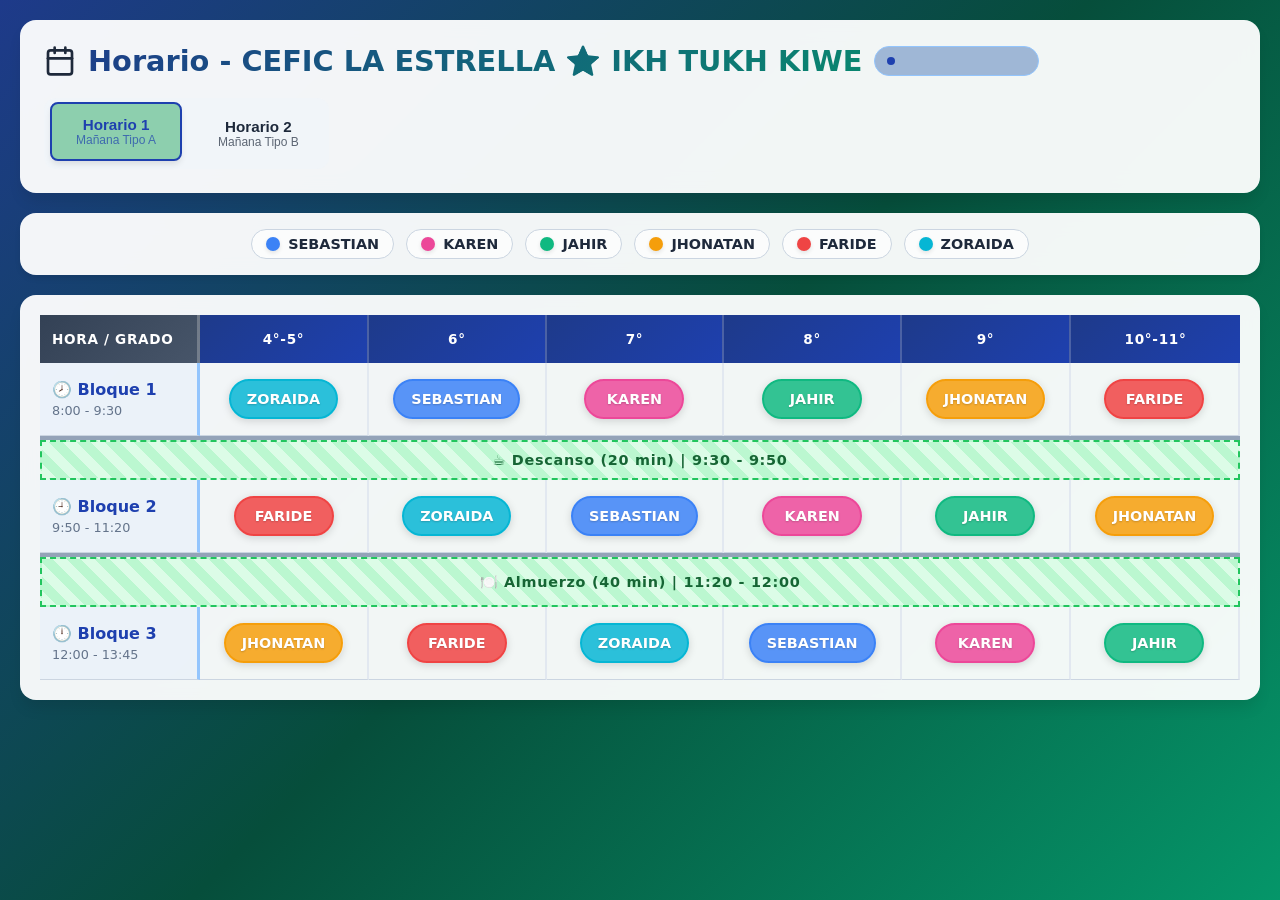
<file: Horario.html>
<!DOCTYPE html>
<html lang="es">
<head>
    <meta charset="UTF-8">
    <meta name="viewport" content="width=device-width, initial-scale=1.0">
    <title>Horario CEFIC ⭐</title>
    <style>
        :root {
            --primary: #1e40af;
            --bg: #f0f9ff;
            --card: rgba(255, 255, 255, 0.95);
            --text: #1e293b;
            --border: #cbd5e1;
            
            /* Colores de docentes */
            --sebastian: rgba(59, 130, 246, 0.85);
            --karen: rgba(236, 72, 153, 0.85);
            --jahir: rgba(16, 185, 129, 0.85);
            --jhonatan: rgba(245, 158, 11, 0.85);
            --faride: rgba(239, 68, 68, 0.85);
            --zoraida: rgba(6, 182, 212, 0.85);
            
            --shadow: 0 4px 6px -1px rgba(0, 0, 0, 0.1);
            --shadow-lg: 0 10px 15px -3px rgba(0, 0, 0, 0.1);
        }

        * {
            margin: 0;
            padding: 0;
            box-sizing: border-box;
        }

        body {
            font-family: 'Segoe UI', system-ui, -apple-system, sans-serif;
            background: linear-gradient(135deg, #1e3a8a 0%, #064e3b 50%, #059669 100%);
            background-attachment: fixed;
            min-height: 100vh;
            color: var(--text);
            padding: 20px;
        }

        .container {
            max-width: 1400px;
            margin: 0 auto;
        }

        /* Header */
        header {
            background: var(--card);
            border-radius: 16px;
            padding: 24px;
            margin-bottom: 20px;
            box-shadow: var(--shadow-lg);
            display: flex;
            flex-wrap: wrap;
            justify-content: space-between;
            align-items: center;
            gap: 20px;
            backdrop-filter: blur(10px);
        }

        h1 {
            font-size: 1.8rem;
            background: linear-gradient(135deg, #1e3a8a 0%, #059669 100%);
            -webkit-background-clip: text;
            -webkit-text-fill-color: transparent;
            display: flex;
            align-items: center;
            gap: 12px;
            flex-wrap: wrap;
        }

        .schedule-selector {
            display: flex;
            gap: 12px;
            background: #f1f5f9;
            padding: 6px;
            border-radius: 12px;
        }

        .btn-schedule {
            padding: 12px 24px;
            border: none;
            border-radius: 8px;
            cursor: pointer;
            font-weight: 600;
            font-size: 0.95rem;
            transition: all 0.3s ease;
            background: transparent;
            color: var(--text);
            position: relative;
            overflow: hidden;
        }

        .btn-schedule.active {
            background: rgb(141, 207, 174);
            color: var(--primary);
            box-shadow: var(--shadow);
            transform: translateY(-2px);
            border: 2px solid var(--primary);
        }

        .btn-schedule:hover:not(.active) {
            background: rgba(255, 255, 255, 0.8);
        }

        .indicator {
            display: inline-flex;
            align-items: center;
            gap: 6px;
            padding: 6px 12px;
            border-radius: 20px;
            font-size: 0.85rem;
            font-weight: 600;
            background: #9fb7d6;
            color: var(--primary);
            border: 1px solid #93c5fd;
        }

        .indicator::before {
            content: '';
            width: 8px;
            height: 8px;
            background: var(--primary);
            border-radius: 50%;
            animation: pulse 2s infinite;
        }

        @keyframes pulse {
            0%, 100% { opacity: 1; }
            50% { opacity: 0.5; }
        }

        /* Leyenda */
        .legend {
            background: var(--card);
            border-radius: 16px;
            padding: 16px;
            margin-bottom: 20px;
            box-shadow: var(--shadow);
            display: flex;
            flex-wrap: wrap;
            gap: 12px;
            justify-content: center;
            backdrop-filter: blur(10px);
        }

        .legend-item {
            display: flex;
            align-items: center;
            gap: 8px;
            padding: 6px 14px;
            border-radius: 20px;
            background: rgba(255, 255, 255, 0.7);
            border: 1px solid var(--border);
            transition: transform 0.2s;
        }

        .legend-item:hover {
            transform: translateY(-2px);
            background: white;
        }

        .color-dot {
            width: 14px;
            height: 14px;
            border-radius: 50%;
            box-shadow: 0 2px 4px rgba(0,0,0,0.1);
        }

        .legend-name {
            font-weight: 600;
            font-size: 0.9rem;
        }

        /* Tabla de Horarios */
        .schedule-container {
            background: var(--card);
            border-radius: 16px;
            padding: 20px;
            box-shadow: var(--shadow-lg);
            overflow-x: auto;
            position: relative;
            backdrop-filter: blur(10px);
        }

        table {
            width: 100%;
            border-collapse: separate;
            border-spacing: 0;
            min-width: 900px;
        }

        thead th {
            position: sticky;
            top: 0;
            background: linear-gradient(135deg, #1e3a8a 0%, #1e40af 100%);
            z-index: 10;
            padding: 16px 12px;
            font-weight: 700;
            text-transform: uppercase;
            font-size: 0.85rem;
            letter-spacing: 0.05em;
            color: white;
            border-right: 2px solid rgba(255,255,255,0.2);
        }

        thead th:last-child {
            border-right: none;
        }

        .grade-header {
            text-align: center;
            min-width: 120px;
        }

        .time-header {
            background: linear-gradient(135deg, #334155 0%, #475569 100%);
            text-align: left;
            width: 160px;
            border-right: 3px solid rgba(255,255,255,0.3);
        }

        tbody tr {
            transition: all 0.3s ease;
        }

        tbody tr.class-row:hover {
            background: rgba(241, 245, 249, 0.8);
        }

        td {
            padding: 16px 12px;
            border-bottom: 1px solid var(--border);
            border-right: 2px solid #e2e8f0;
            position: relative;
        }

        td:last-child {
            border-right: none;
        }

        .time-cell {
            font-weight: 700;
            color: #1e40af;
            vertical-align: middle;
            background: rgba(219, 234, 254, 0.3);
            border-right: 3px solid #93c5fd;
        }

        .time-range {
            display: block;
            font-size: 0.8rem;
            color: #64748b;
            margin-top: 4px;
            font-weight: 500;
        }

        .break-row td {
            height: 40px;
            padding: 8px;
            background: repeating-linear-gradient(
                45deg,
                #dcfce7,
                #dcfce7 10px,
                #bbf7d0 10px,
                #bbf7d0 20px
            );
            text-align: center;
            font-weight: 700;
            color: #166534;
            font-size: 0.9rem;
            letter-spacing: 0.05em;
            border: 2px dashed #22c55e;
        }

        .lunch-row td {
            height: 50px;
            padding: 10px;
            background: repeating-linear-gradient(
                45deg,
                #dcfce7,
                #dcfce7 10px,
                #bbf7d0 10px,
                #bbf7d0 20px
            );
            text-align: center;
            font-weight: 700;
            color: #166534;
            font-size: 0.9rem;
            letter-spacing: 0.05em;
            border: 2px dashed #22c55e;
        }

        .teacher-cell {
            display: flex;
            justify-content: center;
            align-items: center;
        }

        .teacher-tag {
            padding: 10px 16px;
            border-radius: 20px;
            font-weight: 700;
            font-size: 0.9rem;
            color: white;
            text-shadow: 0 1px 2px rgba(0,0,0,0.2);
            box-shadow: 0 2px 8px rgba(0,0,0,0.15);
            transition: all 0.3s ease;
            animation: fadeIn 0.5s ease;
            display: inline-block;
            text-align: center;
            min-width: 100px;
            border: 2px solid rgba(255,255,255,0.3);
            backdrop-filter: blur(4px);
        }

        @keyframes fadeIn {
            from { opacity: 0; transform: translateY(10px) scale(0.9); }
            to { opacity: 1; transform: translateY(0) scale(1); }
        }

        .teacher-tag:hover {
            transform: scale(1.08);
            box-shadow: 0 4px 12px rgba(0,0,0,0.2);
            filter: brightness(1.1);
        }

        /* Separadores entre bloques */
        .separator-row td {
            height: 4px;
            background: #94a3b8;
            padding: 0;
            border: none;
        }

        /* Animación de transición */
        .fade-transition {
            animation: fadeSchedule 0.6s ease;
        }

        @keyframes fadeSchedule {
            0% { opacity: 0; transform: translateY(20px); }
            100% { opacity: 1; transform: translateY(0); }
        }

        @media (max-width: 768px) {
            h1 { font-size: 1.2rem; }
            .schedule-selector { width: 100%; justify-content: center; }
            .btn-schedule { flex: 1; text-align: center; padding: 10px 8px; font-size: 0.85rem; }
            .legend { gap: 8px; padding: 12px; }
            .legend-item { padding: 4px 10px; font-size: 0.8rem; }
            .schedule-container { padding: 12px; }
            td { padding: 10px 6px; }
            .teacher-tag { font-size: 0.75rem; padding: 8px 10px; min-width: 80px; }
            .info-badge { display: none; } /* Ocultar en móviles muy pequeños */
        }

        @media (max-width: 1024px) {
            .info-badge { top: auto; bottom: 20px; right: 20px; }
        }
    </style>
</head>
<body>
    <div class="container">
        <header>
            <div>
                <h1>
                    <svg width="32" height="32" viewBox="0 0 24 24" fill="none" stroke="currentColor" stroke-width="2" stroke-linecap="round" stroke-linejoin="round">
                        <rect x="3" y="4" width="18" height="18" rx="2" ry="2"></rect>
                        <line x1="16" y1="2" x2="16" y2="6"></line>
                        <line x1="8" y1="2" x2="8" y2="6"></line>
                        <line x1="3" y1="10" x2="21" y2="10"></line>
                    </svg>
                    Horario - CEFIC LA ESTRELLA ⭐ IKH TUKH KIWE 
                    <span class="indicator" id="activeIndicator">Horario 1 Activo</span>
                </h1>
            </div>
            
            <div class="schedule-selector">
                <button class="btn-schedule active" onclick="switchSchedule(1)" id="btn1">
                    Horario 1
                    <span style="display: block; font-size: 0.75rem; opacity: 0.7; font-weight: 400;">Mañana Tipo A</span>
                </button>
                <button class="btn-schedule" onclick="switchSchedule(2)" id="btn2">
                    Horario 2
                    <span style="display: block; font-size: 0.75rem; opacity: 0.7; font-weight: 400;">Mañana Tipo B</span>
                </button>
            </div>
        </header>

        <div class="legend" id="legend">
            <!-- Generado dinámicamente -->
        </div>

        <div class="schedule-container" id="scheduleContainer">
            <table id="scheduleTable">
                <thead>
                    <tr>
                        <th class="time-header">Hora / Grado</th>
                        <th class="grade-header">4°-5°</th>
                        <th class="grade-header">6°</th>
                        <th class="grade-header">7°</th>
                        <th class="grade-header">8°</th>
                        <th class="grade-header">9°</th>
                        <th class="grade-header">10°-11°</th>
                    </tr>
                </thead>
                <tbody id="tableBody">
                    <!-- Generado dinámicamente -->
                </tbody>
            </table>
        </div>
    </div>

    <script>
        // Datos exactos según el documento
        const teachers = [
            { name: 'SEBASTIAN', color: 'rgba(59, 130, 246, 0.85)', solid: '#3b82f6' },
            { name: 'KAREN', color: 'rgba(236, 72, 153, 0.85)', solid: '#ec4899' },
            { name: 'JAHIR', color: 'rgba(16, 185, 129, 0.85)', solid: '#10b981' },
            { name: 'JHONATAN', color: 'rgba(245, 158, 11, 0.85)', solid: '#f59e0b' },
            { name: 'FARIDE', color: 'rgba(239, 68, 68, 0.85)', solid: '#ef4444' },
            { name: 'ZORAIDA', color: 'rgba(6, 182, 212, 0.85)', solid: '#06b6d4' }
        ];

        const grades = ['4°-5°', '6°', '7°', '8°', '9°', '10°-11°'];
        
        // Datos exactos del documento PDF
        const scheduleData = {
            1: [
                { 
                    type: 'class', 
                    label: '🕗 Bloque 1', 
                    time: '8:00 - 9:30',
                    teachers: ['ZORAIDA', 'SEBASTIAN', 'KAREN', 'JAHIR', 'JHONATAN', 'FARIDE']
                },
                { type: 'break', label: '☕ Descanso (20 min)', time: '9:30 - 9:50' },
                { 
                    type: 'class', 
                    label: '🕘 Bloque 2', 
                    time: '9:50 - 11:20',
                    teachers: ['FARIDE', 'ZORAIDA', 'SEBASTIAN', 'KAREN', 'JAHIR', 'JHONATAN']
                },
                { type: 'lunch', label: '🍽️ Almuerzo (40 min)', time: '11:20 - 12:00' },
                { 
                    type: 'class', 
                    label: '🕛 Bloque 3', 
                    time: '12:00 - 13:45',
                    teachers: ['JHONATAN', 'FARIDE', 'ZORAIDA', 'SEBASTIAN', 'KAREN', 'JAHIR']
                }
            ],
            2: [
                { 
                    type: 'class', 
                    label: '🕗 Bloque 1', 
                    time: '8:00 - 9:30',
                    teachers: ['JAHIR', 'JHONATAN', 'FARIDE', 'ZORAIDA', 'SEBASTIAN', 'KAREN']
                },
                { type: 'break', label: '☕ Descanso (20 min)', time: '9:30 - 9:50' },
                { 
                    type: 'class', 
                    label: '🕘 Bloque 2', 
                    time: '9:50 - 11:20',
                    teachers: ['KAREN', 'JAHIR', 'JHONATAN', 'FARIDE', 'ZORAIDA', 'SEBASTIAN']
                },
                { type: 'lunch', label: '🍽️ Almuerzo (40 min)', time: '11:20 - 12:00' },
                { 
                    type: 'class', 
                    label: '🕛 Bloque 3', 
                    time: '12:00 - 13:45',
                    teachers: ['SEBASTIAN', 'KAREN', 'JAHIR', 'JHONATAN', 'FARIDE', 'ZORAIDA']
                }
            ]
        };

        let currentSchedule = 1;

        // Generar leyenda
        function generateLegend() {
            const legendContainer = document.getElementById('legend');
            legendContainer.innerHTML = teachers.map(teacher => `
                <div class="legend-item">
                    <div class="color-dot" style="background: ${teacher.solid}"></div>
                    <span class="legend-name">${teacher.name}</span>
                </div>
            `).join('');
        }

        // Buscar datos del profesor
        function getTeacherData(name) {
            return teachers.find(t => t.name === name) || teachers[0];
        }

        // Renderizar tabla según datos exactos
        function renderSchedule(scheduleType) {
            const tbody = document.getElementById('tableBody');
            const data = scheduleData[scheduleType];
            
            tbody.innerHTML = '';
            tbody.classList.remove('fade-transition');
            void tbody.offsetWidth; // Trigger reflow
            tbody.classList.add('fade-transition');
            
            data.forEach((row, rowIndex) => {
                const tr = document.createElement('tr');
                
                if (row.type === 'break') {
                    tr.className = 'break-row';
                    tr.innerHTML = `
                        <td colspan="7">
                            <strong>${row.label}</strong> | ${row.time}
                        </td>
                    `;
                } else if (row.type === 'lunch') {
                    tr.className = 'lunch-row';
                    tr.innerHTML = `
                        <td colspan="7">
                            <strong>${row.label}</strong> | ${row.time}
                        </td>
                    `;
                } else {
                    tr.className = 'class-row';
                    const teacherCells = row.teachers.map((teacherName, idx) => {
                        const teacher = getTeacherData(teacherName);
                        return `
                            <td style="border-right: 2px solid #e2e8f0;">
                                <div class="teacher-cell">
                                    <span class="teacher-tag" style="background: ${teacher.color}; animation-delay: ${idx * 0.1}s; border: 2px solid ${teacher.solid};">
                                        ${teacher.name}
                                    </span>
                                </div>
                            </td>
                        `;
                    }).join('');
                    
                    tr.innerHTML = `
                        <td class="time-cell" style="border-right: 3px solid #93c5fd;">
                            ${row.label}
                            <span class="time-range">${row.time}</span>
                        </td>
                        ${teacherCells}
                    `;
                }
                
                tbody.appendChild(tr);
                
                // Agregar separador sutil después de filas de clase (excepto la última)
                if (row.type === 'class' && rowIndex < data.length - 1) {
                    const sepTr = document.createElement('tr');
                    sepTr.className = 'separator-row';
                    sepTr.innerHTML = '<td colspan="7" style="border: none;"></td>';
                    tbody.appendChild(sepTr);
                }
            });
        }

        // Cambiar entre horarios
        function switchSchedule(type) {
            if (currentSchedule === type) return;
            
            currentSchedule = type;
            
            // Actualizar botones
            document.getElementById('btn1').classList.toggle('active', type === 1);
            document.getElementById('btn2').classList.toggle('active', type === 2);
            
            // Actualizar indicador
            const indicator = document.getElementById('activeIndicator');
            indicator.textContent = `Horario ${type} Activo`;
            
            // Renderizar
            renderSchedule(type);
            
            // Guardar preferencia
            localStorage.setItem('preferredSchedule', type);
        }

        // Inicialización
        window.onload = function() {
            generateLegend();
            
            // Cargar preferencia guardada
            const saved = localStorage.getItem('preferredSchedule');
            if (saved) {
                currentSchedule = parseInt(saved);
                // Actualizar UI
                document.getElementById('btn1').classList.toggle('active', currentSchedule === 1);
                document.getElementById('btn2').classList.toggle('active', currentSchedule === 2);
                document.getElementById('activeIndicator').textContent = `Horario ${currentSchedule} Activo`;
            }
            
            renderSchedule(currentSchedule);
        };

        // Soporte para swipe en móviles
        let touchStartX = 0;
        let touchEndX = 0;

        document.addEventListener('touchstart', e => {
            touchStartX = e.changedTouches[0].screenX;
        });

        document.addEventListener('touchend', e => {
            touchEndX = e.changedTouches[0].screenX;
            handleSwipe();
        });

        function handleSwipe() {
            const swipeThreshold = 50;
            const diff = touchStartX - touchEndX;
            
            if (Math.abs(diff) > swipeThreshold) {
                if (diff > 0 && currentSchedule === 1) {
                    switchSchedule(2);
                } else if (diff < 0 && currentSchedule === 2) {
                    switchSchedule(1);
                }
            }
        }
    </script>
</body>
</html>
</file>
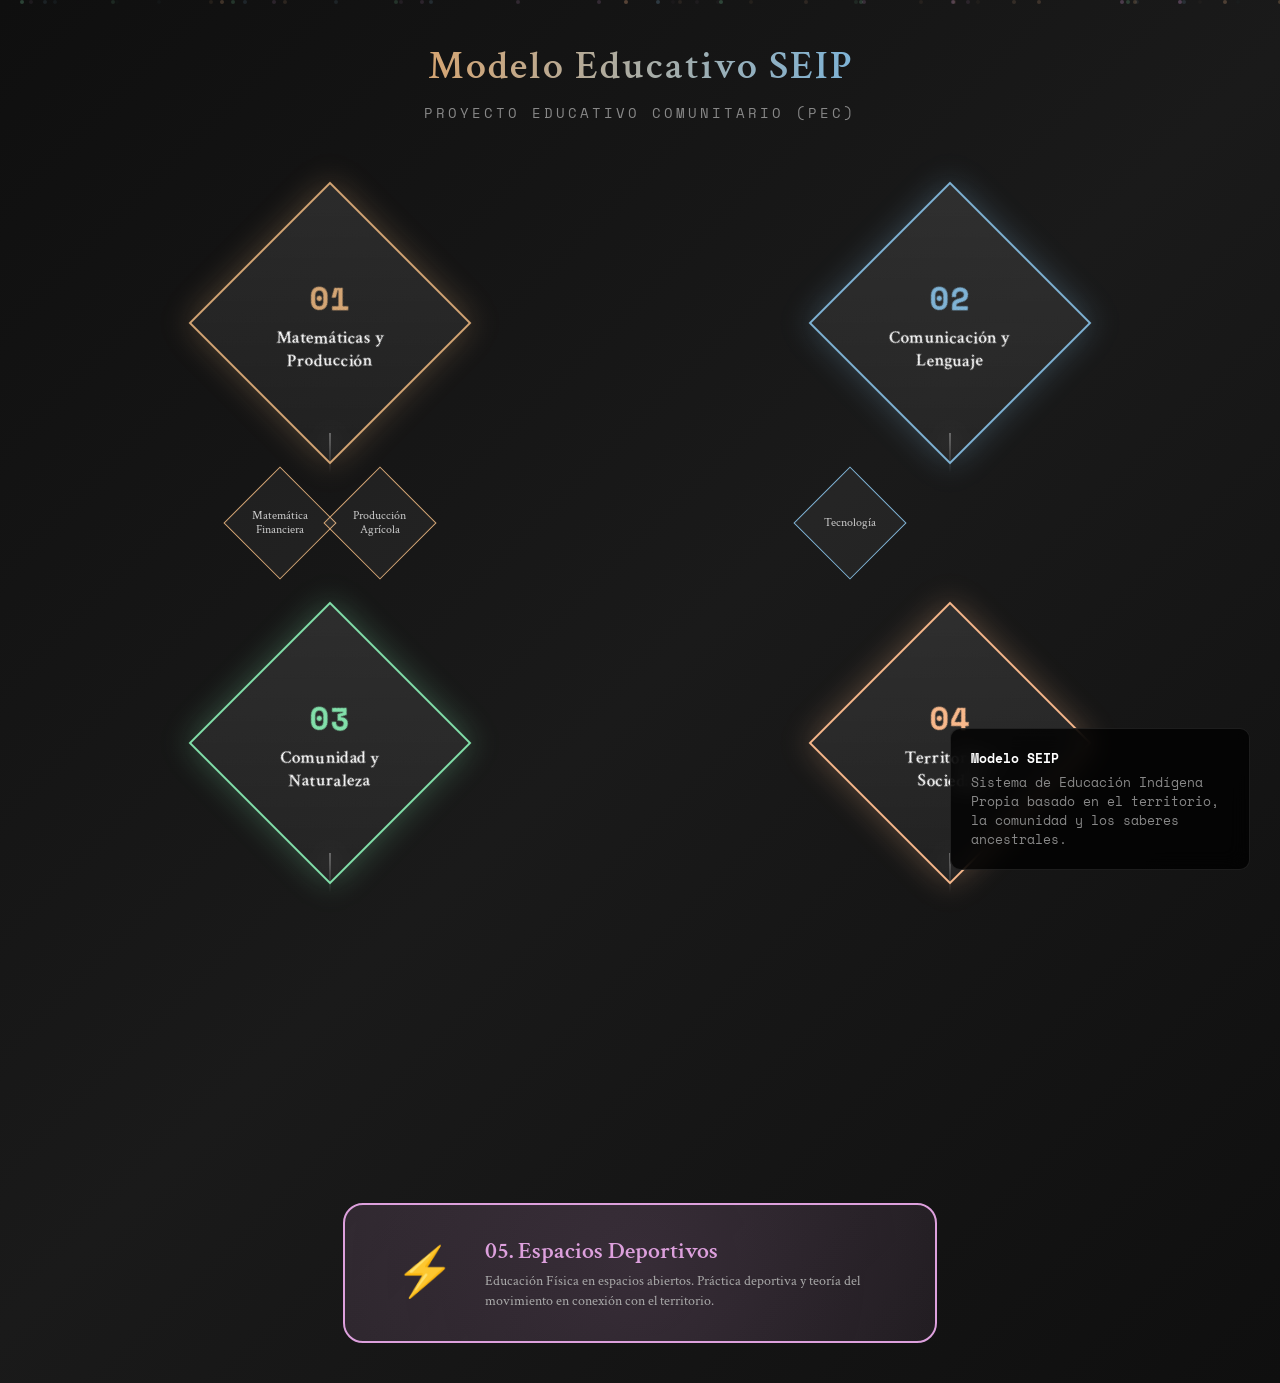
<file: Rombos.html>
<!DOCTYPE html>
<html lang="es">
<head>
    <meta charset="UTF-8">
    <meta name="viewport" content="width=device-width, initial-scale=1.0">
    <title>Modelo Educativo SEIP - Estructura de Saberes</title>
    <style>
        @import url('https://fonts.googleapis.com/css2?family=Crimson+Text:ital,wght@0,400;0,600;1,400&family=Space+Mono:wght@400;700&display=swap');
        
        * {
            margin: 0;
            padding: 0;
            box-sizing: border-box;
        }

        :root {
            --color-mat: #D4A574;
            --color-com: #7FB3D5;
            --color-bio: #82E0AA;
            --color-soc: #F8B88B;
            --color-dep: #DDA0DD;
            --bg-dark: #1a1a1a;
            --text-light: #f5f5f5;
        }

        body {
            font-family: 'Crimson Text', serif;
            background: linear-gradient(135deg, #0f0f0f 0%, #1a1a1a 50%, #0f0f0f 100%);
            min-height: 100vh;
            overflow-x: hidden;
            color: var(--text-light);
        }

        .container {
            max-width: 1400px;
            margin: 0 auto;
            padding: 40px 20px;
            position: relative;
        }

        header {
            text-align: center;
            margin-bottom: 60px;
            position: relative;
        }

        h1 {
            font-size: 2.5rem;
            font-weight: 600;
            letter-spacing: 2px;
            margin-bottom: 10px;
            background: linear-gradient(90deg, #fff, #D4A574, #7FB3D5, #82E0AA);
            -webkit-background-clip: text;
            -webkit-text-fill-color: transparent;
            background-clip: text;
        }

        .subtitle {
            font-family: 'Space Mono', monospace;
            font-size: 0.9rem;
            color: #888;
            letter-spacing: 3px;
            text-transform: uppercase;
        }

        .main-structure {
            display: grid;
            grid-template-columns: repeat(2, 1fr);
            gap: 80px;
            position: relative;
            padding: 40px;
        }

        .area-container {
            position: relative;
            display: flex;
            flex-direction: column;
            align-items: center;
            opacity: 0;
            animation: fadeInUp 1s ease forwards;
        }

        .area-container:nth-child(1) { animation-delay: 0.2s; }
        .area-container:nth-child(2) { animation-delay: 0.4s; }
        .area-container:nth-child(3) { animation-delay: 0.6s; }
        .area-container:nth-child(4) { animation-delay: 0.8s; }

        .main-diamond {
            width: 200px;
            height: 200px;
            background: linear-gradient(135deg, rgba(255,255,255,0.1), rgba(255,255,255,0.05));
            backdrop-filter: blur(10px);
            border: 2px solid;
            transform: rotate(45deg);
            display: flex;
            align-items: center;
            justify-content: center;
            position: relative;
            cursor: pointer;
            transition: all 0.4s cubic-bezier(0.4, 0, 0.2, 1);
            box-shadow: 0 10px 40px rgba(0,0,0,0.3);
            z-index: 10;
        }

        .main-diamond:hover {
            transform: rotate(45deg) scale(1.1);
            box-shadow: 0 20px 60px rgba(0,0,0,0.5);
        }

        .area-container:nth-child(1) .main-diamond {
            border-color: var(--color-mat);
            box-shadow: 0 0 30px rgba(212, 165, 116, 0.3);
        }

        .area-container:nth-child(2) .main-diamond {
            border-color: var(--color-com);
            box-shadow: 0 0 30px rgba(127, 179, 213, 0.3);
        }

        .area-container:nth-child(3) .main-diamond {
            border-color: var(--color-bio);
            box-shadow: 0 0 30px rgba(130, 224, 170, 0.3);
        }

        .area-container:nth-child(4) .main-diamond {
            border-color: var(--color-soc);
            box-shadow: 0 0 30px rgba(248, 184, 139, 0.3);
        }

        .diamond-content {
            transform: rotate(-45deg);
            text-align: center;
            padding: 20px;
            width: 140%;
        }

        .diamond-number {
            font-family: 'Space Mono', monospace;
            font-size: 2rem;
            font-weight: 700;
            margin-bottom: 5px;
        }

        .area-container:nth-child(1) .diamond-number { color: var(--color-mat); }
        .area-container:nth-child(2) .diamond-number { color: var(--color-com); }
        .area-container:nth-child(3) .diamond-number { color: var(--color-bio); }
        .area-container:nth-child(4) .diamond-number { color: var(--color-soc); }

        .diamond-title {
            font-size: 1.1rem;
            font-weight: 600;
            line-height: 1.3;
            color: #fff;
        }

        .sub-areas {
            margin-top: 60px;
            display: flex;
            flex-wrap: wrap;
            justify-content: center;
            gap: 20px;
            position: relative;
            max-width: 300px;
        }

        .sub-diamond {
            width: 80px;
            height: 80px;
            background: rgba(255,255,255,0.05);
            border: 1px solid;
            transform: rotate(45deg);
            display: flex;
            align-items: center;
            justify-content: center;
            cursor: pointer;
            transition: all 0.3s ease;
            position: relative;
            animation: float 3s ease-in-out infinite;
        }

        .sub-diamond:nth-child(1) { animation-delay: 0s; }
        .sub-diamond:nth-child(2) { animation-delay: 0.5s; }
        .sub-diamond:nth-child(3) { animation-delay: 1s; }
        .sub-diamond:nth-child(4) { animation-delay: 1.5s; }

        @keyframes float {
            0%, 100% { transform: rotate(45deg) translateY(0); }
            50% { transform: rotate(45deg) translateY(-5px); }
        }

        .area-container:nth-child(1) .sub-diamond {
            border-color: var(--color-mat);
        }
        .area-container:nth-child(1) .sub-diamond:hover {
            background: var(--color-mat);
            box-shadow: 0 0 20px var(--color-mat);
        }

        .area-container:nth-child(2) .sub-diamond {
            border-color: var(--color-com);
        }
        .area-container:nth-child(2) .sub-diamond:hover {
            background: var(--color-com);
            box-shadow: 0 0 20px var(--color-com);
        }

        .area-container:nth-child(3) .sub-diamond {
            border-color: var(--color-bio);
        }
        .area-container:nth-child(3) .sub-diamond:hover {
            background: var(--color-bio);
            box-shadow: 0 0 20px var(--color-bio);
        }

        .area-container:nth-child(4) .sub-diamond {
            border-color: var(--color-soc);
        }
        .area-container:nth-child(4) .sub-diamond:hover {
            background: var(--color-soc);
            box-shadow: 0 0 20px var(--color-soc);
        }

        .sub-content {
            transform: rotate(-45deg);
            font-size: 0.75rem;
            text-align: center;
            width: 120%;
            line-height: 1.2;
            color: #ccc;
            transition: color 0.3s;
        }

        .sub-diamond:hover .sub-content {
            color: #000;
            font-weight: 600;
        }

        .connector {
            position: absolute;
            width: 2px;
            height: 40px;
            background: linear-gradient(to bottom, rgba(255,255,255,0.3), transparent);
            top: -50px;
            left: 50%;
            transform: translateX(-50%);
        }

        .sports-section {
            margin-top: 80px;
            text-align: center;
            opacity: 0;
            animation: fadeInUp 1s ease 1s forwards;
        }

        .sports-container {
            display: inline-flex;
            align-items: center;
            gap: 30px;
            padding: 30px 50px;
            background: linear-gradient(135deg, rgba(221, 160, 221, 0.1), rgba(221, 160, 221, 0.05));
            border: 2px solid var(--color-dep);
            border-radius: 20px;
            position: relative;
            overflow: hidden;
        }

        .sports-container::before {
            content: '';
            position: absolute;
            top: -50%;
            left: -50%;
            width: 200%;
            height: 200%;
            background: radial-gradient(circle, rgba(221, 160, 221, 0.1) 0%, transparent 70%);
            animation: rotate 20s linear infinite;
        }

        @keyframes rotate {
            from { transform: rotate(0deg); }
            to { transform: rotate(360deg); }
        }

        .sports-icon {
            font-size: 3rem;
            animation: bounce 2s infinite;
        }

        @keyframes bounce {
            0%, 100% { transform: translateY(0); }
            50% { transform: translateY(-10px); }
        }

        .sports-text {
            text-align: left;
            z-index: 1;
        }

        .sports-title {
            font-size: 1.5rem;
            color: var(--color-dep);
            margin-bottom: 5px;
            font-weight: 600;
        }

        .sports-desc {
            font-size: 0.9rem;
            color: #aaa;
            max-width: 400px;
            line-height: 1.4;
        }

        .particles {
            position: fixed;
            top: 0;
            left: 0;
            width: 100%;
            height: 100%;
            pointer-events: none;
            overflow: hidden;
            z-index: 0;
        }

        .particle {
            position: absolute;
            width: 4px;
            height: 4px;
            background: rgba(255,255,255,0.1);
            border-radius: 50%;
            animation: drift 20s infinite linear;
        }

        @keyframes drift {
            from { transform: translateY(100vh) translateX(0); }
            to { transform: translateY(-100vh) translateX(100px); }
        }

        @keyframes fadeInUp {
            from {
                opacity: 0;
                transform: translateY(30px);
            }
            to {
                opacity: 1;
                transform: translateY(0);
            }
        }

        .info-panel {
            position: fixed;
            bottom: 30px;
            right: 30px;
            background: rgba(0,0,0,0.8);
            backdrop-filter: blur(10px);
            padding: 20px;
            border-radius: 10px;
            border: 1px solid rgba(255,255,255,0.1);
            max-width: 300px;
            font-family: 'Space Mono', monospace;
            font-size: 0.8rem;
            color: #888;
            z-index: 100;
        }

        .info-panel strong {
            color: #fff;
            display: block;
            margin-bottom: 5px;
        }

        @media (max-width: 968px) {
            .main-structure {
                grid-template-columns: 1fr;
                gap: 60px;
            }
            
            h1 {
                font-size: 1.8rem;
            }
            
            .main-diamond {
                width: 160px;
                height: 160px;
            }
            
            .diamond-content {
                width: 130%;
            }
        }

        .glow-effect {
            position: absolute;
            width: 100%;
            height: 100%;
            background: radial-gradient(circle at center, rgba(255,255,255,0.1) 0%, transparent 70%);
            opacity: 0;
            transition: opacity 0.3s;
            pointer-events: none;
        }

        .main-diamond:hover .glow-effect {
            opacity: 1;
        }
    </style>
</head>
<body>
    <div class="particles" id="particles"></div>
    
    <div class="container">
        <header>
            <h1>Modelo Educativo SEIP</h1>
            <div class="subtitle">Proyecto Educativo Comunitario (PEC)</div>
        </header>

        <div class="main-structure">
            <!-- Área 1: Matemáticas y Producción -->
            <div class="area-container">
                <div class="main-diamond" onclick="highlightArea(this)">
                    <div class="glow-effect"></div>
                    <div class="diamond-content">
                        <div class="diamond-number">01</div>
                        <div class="diamond-title">Matemáticas y<br>Producción</div>
                    </div>
                </div>
                <div class="sub-areas">
                    <div class="connector"></div>
                    <div class="sub-diamond">
                        <div class="sub-content">Matemática<br>Financiera</div>
                    </div>
                    <div class="sub-diamond">
                        <div class="sub-content">Producción<br>Agrícola</div>
                    </div>
                </div>
            </div>

            <!-- Área 2: Comunicación y Lenguaje -->
            <div class="area-container">
                <div class="main-diamond" onclick="highlightArea(this)">
                    <div class="glow-effect"></div>
                    <div class="diamond-content">
                        <div class="diamond-number">02</div>
                        <div class="diamond-title">Comunicación y<br>Lenguaje</div>
                    </div>
                </div>
                <div class="sub-areas">
                    <div class="connector"></div>
                    <div class="sub-diamond">
                        <div class="sub-content">Tecnología</div>
                    </div>
                    <div class="sub-diamond">
                        <div class="sub-content">Inglés</div>
                    </div>
                    <div class="sub-diamond">
                        <div class="sub-content">Nadayuwe</div>
                    </div>
                </div>
            </div>

            <!-- Área 3: Comunidad y Naturaleza -->
            <div class="area-container">
                <div class="main-diamond" onclick="highlightArea(this)">
                    <div class="glow-effect"></div>
                    <div class="diamond-content">
                        <div class="diamond-number">03</div>
                        <div class="diamond-title">Comunidad y<br>Naturaleza</div>
                    </div>
                </div>
                <div class="sub-areas">
                    <div class="connector"></div>
                    <div class="sub-diamond">
                        <div class="sub-content">Física</div>
                    </div>
                    <div class="sub-diamond">
                        <div class="sub-content">Química</div>
                    </div>
                    <div class="sub-diamond">
                        <div class="sub-content">Lab.<br>Física</div>
                    </div>
                    <div class="sub-diamond">
                        <div class="sub-content">Lab.<br>Química</div>
                    </div>
                </div>
            </div>

            <!-- Área 4: Territorio y Sociedad -->
            <div class="area-container">
                <div class="main-diamond" onclick="highlightArea(this)">
                    <div class="glow-effect"></div>
                    <div class="diamond-content">
                        <div class="diamond-number">04</div>
                        <div class="diamond-title">Territorio y<br>Sociedad</div>
                    </div>
                </div>
                <div class="sub-areas">
                    <div class="connector"></div>
                    <div class="sub-diamond">
                        <div class="sub-content">Historia<br>Propia</div>
                    </div>
                    <div class="sub-diamond">
                        <div class="sub-content">Filosofía -<br>Política</div>
                    </div>
                    <div class="sub-diamond">
                        <div class="sub-content">Artística</div>
                    </div>
                </div>
            </div>
        </div>

        <!-- Sección Deportiva -->
        <div class="sports-section">
            <div class="sports-container">
                <div class="sports-icon">⚡</div>
                <div class="sports-text">
                    <div class="sports-title">05. Espacios Deportivos</div>
                    <div class="sports-desc">Educación Física en espacios abiertos. Práctica deportiva y teoría del movimiento en conexión con el territorio.</div>
                </div>
            </div>
        </div>
    </div>

    <div class="info-panel">
        <strong>Modelo SEIP</strong>
        Sistema de Educación Indígena Propia basado en el territorio, la comunidad y los saberes ancestrales.
    </div>

    <script>
        // Crear partículas de fondo
        function createParticles() {
            const container = document.getElementById('particles');
            const colors = ['#D4A574', '#7FB3D5', '#82E0AA', '#F8B88B', '#DDA0DD'];
            
            for (let i = 0; i < 50; i++) {
                const particle = document.createElement('div');
                particle.className = 'particle';
                particle.style.left = Math.random() * 100 + '%';
                particle.style.animationDelay = Math.random() * 20 + 's';
                particle.style.animationDuration = (15 + Math.random() * 10) + 's';
                particle.style.background = colors[Math.floor(Math.random() * colors.length)];
                particle.style.opacity = Math.random() * 0.3;
                container.appendChild(particle);
            }
        }

        // Efecto de resaltado al hacer clic
        function highlightArea(element) {
            // Remover clase active de todos
            document.querySelectorAll('.main-diamond').forEach(d => {
                d.style.transform = 'rotate(45deg) scale(1)';
                d.style.filter = 'brightness(0.5)';
            });
            
            // Activar el seleccionado
            element.style.transform = 'rotate(45deg) scale(1.2)';
            element.style.filter = 'brightness(1.2)';
            
            // Restaurar después de 2 segundos
            setTimeout(() => {
                document.querySelectorAll('.main-diamond').forEach(d => {
                    d.style.transform = '';
                    d.style.filter = '';
                });
            }, 2000);
        }

        // Efecto parallax suave
        document.addEventListener('mousemove', (e) => {
            const diamonds = document.querySelectorAll('.main-diamond');
            const x = (window.innerWidth - e.pageX) / 50;
            const y = (window.innerHeight - e.pageY) / 50;
            
            diamonds.forEach((diamond, index) => {
                const speed = (index + 1) * 0.5;
                diamond.style.transform = `rotate(45deg) translate(${x * speed}px, ${y * speed}px)`;
            });
        });

        // Inicializar
        createParticles();

        // Animación de entrada escalonada para sub-áreas
        window.addEventListener('load', () => {
            const subAreas = document.querySelectorAll('.sub-diamond');
            subAreas.forEach((sub, index) => {
                sub.style.opacity = '0';
                sub.style.transform = 'rotate(45deg) scale(0)';
                setTimeout(() => {
                    sub.style.transition = 'all 0.5s cubic-bezier(0.68, -0.55, 0.265, 1.55)';
                    sub.style.opacity = '1';
                    sub.style.transform = 'rotate(45deg) scale(1)';
                }, 1000 + (index * 100));
            });
        });
    </script>
</body>
</html>
</file>
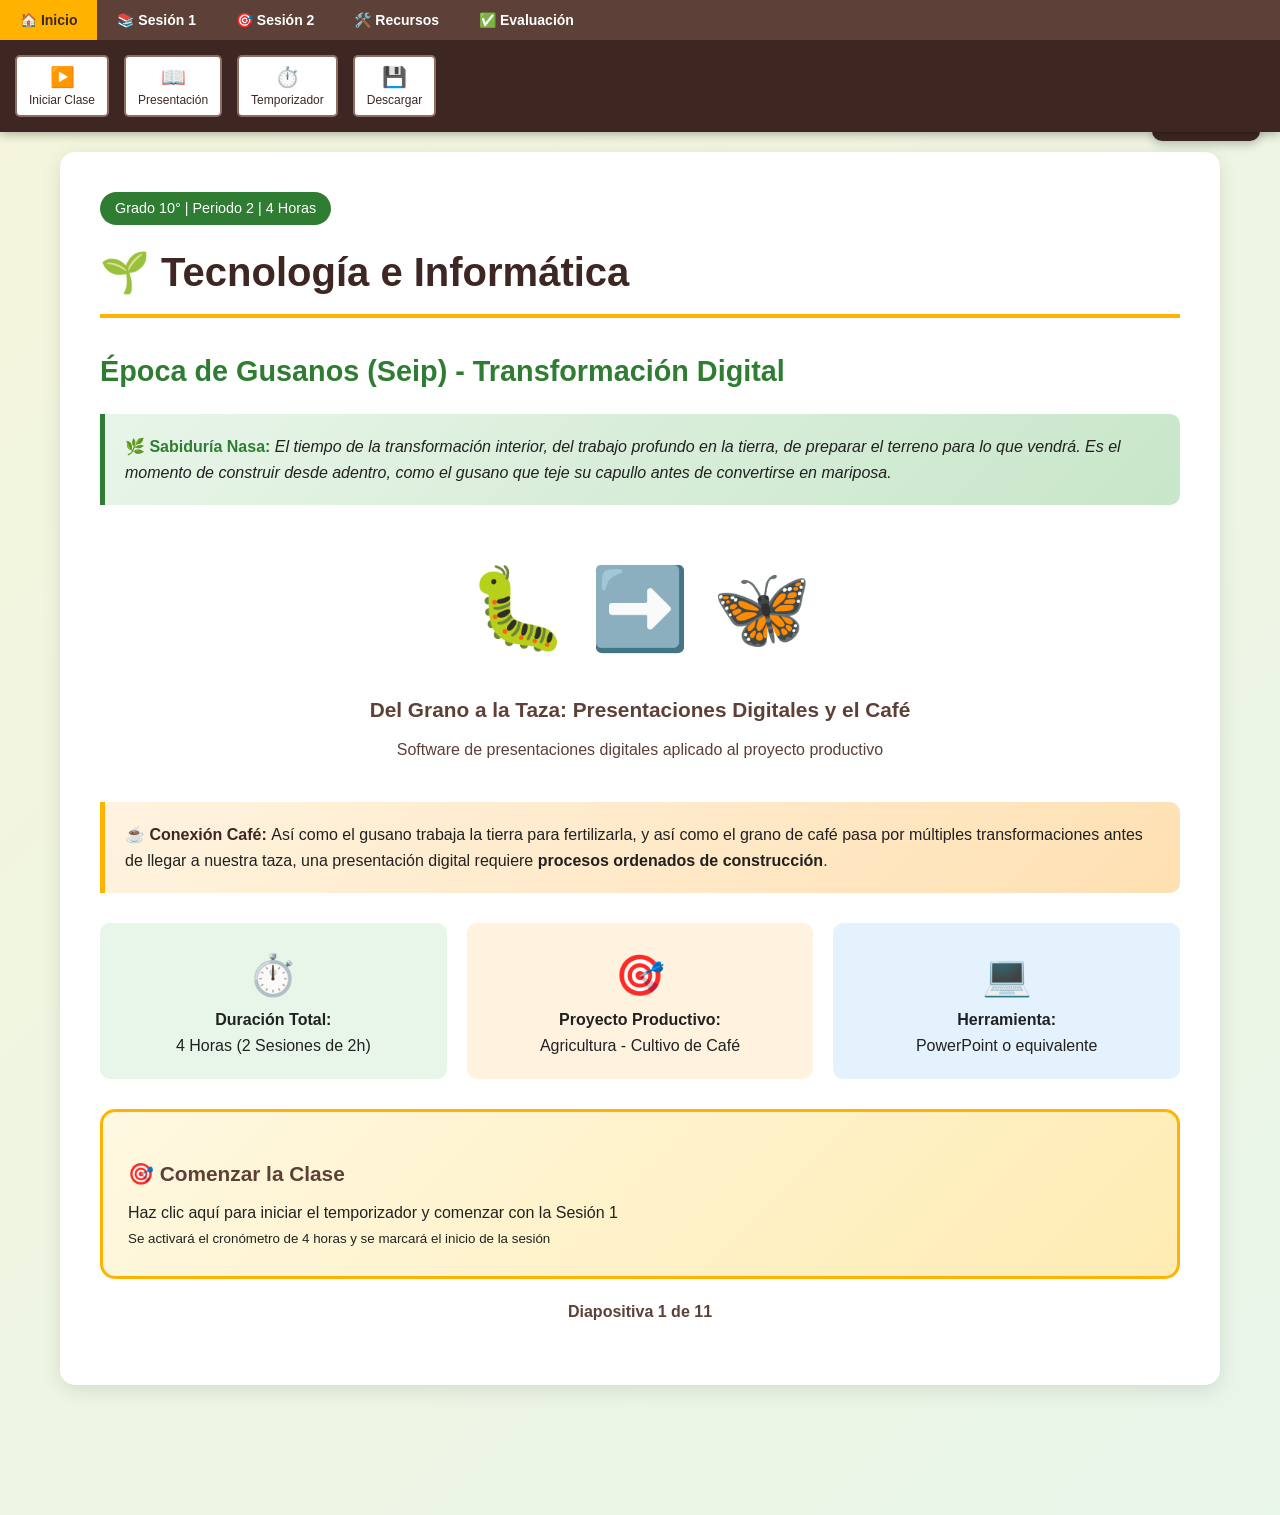
<file: ver.html>
<!DOCTYPE html>
<html lang="es">
<head>
    <meta charset="UTF-8">
    <meta name="viewport" content="width=device-width, initial-scale=1.0">
    <title>Clase TIC: Época de Gusanos - PowerPoint y el Café</title>
    <style>
        * {
            margin: 0;
            padding: 0;
            box-sizing: border-box;
        }

        :root {
            --cafe-oscuro: #3E2723;
            --cafe-medio: #5D4037;
            --cafe-claro: #8D6E63;
            --verde-bosque: #2E7D32;
            --verde-claro: #4CAF50;
            --dorado: #FFB300;
            --tierra: #D84315;
            --fondo: #F5F5DC;
            --texto: #212121;
        }

        body {
            font-family: 'Segoe UI', Tahoma, Geneva, Verdana, sans-serif;
            background: linear-gradient(135deg, var(--fondo) 0%, #E8F5E9 100%);
            color: var(--texto);
            line-height: 1.6;
            min-height: 100vh;
        }

        /* Navegación estilo cinta de PowerPoint */
        .ribbon {
            background: var(--cafe-oscuro);
            color: white;
            padding: 0;
            position: sticky;
            top: 0;
            z-index: 1000;
            box-shadow: 0 2px 10px rgba(0,0,0,0.3);
        }

        .ribbon-tabs {
            display: flex;
            background: var(--cafe-medio);
            overflow-x: auto;
            scrollbar-width: none;
        }

        .ribbon-tabs::-webkit-scrollbar {
            display: none;
        }

        .ribbon-tab {
            padding: 12px 20px;
            cursor: pointer;
            border: none;
            background: transparent;
            color: white;
            font-weight: 600;
            transition: all 0.3s;
            white-space: nowrap;
            font-size: 14px;
        }

        .ribbon-tab:hover, .ribbon-tab.active {
            background: var(--dorado);
            color: var(--cafe-oscuro);
        }

        .ribbon-content {
            padding: 15px;
            background: var(--cafe-oscuro);
            min-height: 80px;
        }

        .ribbon-section {
            display: none;
            gap: 15px;
            flex-wrap: wrap;
            align-items: center;
        }

        .ribbon-section.active {
            display: flex;
        }

        .tool-btn {
            background: white;
            color: var(--cafe-oscuro);
            border: 2px solid var(--cafe-claro);
            padding: 8px 12px;
            border-radius: 5px;
            cursor: pointer;
            font-size: 12px;
            transition: all 0.2s;
            display: flex;
            flex-direction: column;
            align-items: center;
            gap: 4px;
            min-width: 70px;
            text-align: center;
        }

        .tool-btn:hover {
            background: var(--verde-claro);
            color: white;
            transform: translateY(-2px);
            box-shadow: 0 4px 8px rgba(0,0,0,0.2);
        }

        .tool-icon {
            font-size: 20px;
        }

        /* Contenido principal */
        .main-container {
            max-width: 1200px;
            margin: 0 auto;
            padding: 20px;
            padding-bottom: 100px;
        }

        .slide {
            background: white;
            border-radius: 15px;
            padding: 40px;
            margin-bottom: 30px;
            box-shadow: 0 5px 20px rgba(0,0,0,0.1);
            display: none;
            animation: fadeIn 0.5s;
        }

        .slide.active {
            display: block;
        }

        @keyframes fadeIn {
            from { opacity: 0; transform: translateY(20px); }
            to { opacity: 1; transform: translateY(0); }
        }

        h1 {
            color: var(--cafe-oscuro);
            font-size: 2.5em;
            margin-bottom: 10px;
            border-bottom: 4px solid var(--dorado);
            padding-bottom: 10px;
        }

        h2 {
            color: var(--verde-bosque);
            font-size: 1.8em;
            margin: 30px 0 15px 0;
            display: flex;
            align-items: center;
            gap: 10px;
        }

        h3 {
            color: var(--cafe-medio);
            font-size: 1.3em;
            margin: 20px 0 10px 0;
        }

        .nasa-context {
            background: linear-gradient(135deg, #E8F5E9 0%, #C8E6C9 100%);
            border-left: 5px solid var(--verde-bosque);
            padding: 20px;
            margin: 20px 0;
            border-radius: 0 10px 10px 0;
            font-style: italic;
        }

        .nasa-context::before {
            content: "🌿 Sabiduría Nasa: ";
            font-weight: bold;
            color: var(--verde-bosque);
            font-style: normal;
        }

        .coffee-connection {
            background: linear-gradient(135deg, #FFF3E0 0%, #FFE0B2 100%);
            border-left: 5px solid var(--dorado);
            padding: 20px;
            margin: 20px 0;
            border-radius: 0 10px 10px 0;
        }

        .coffee-connection::before {
            content: "☕ Conexión Café: ";
            font-weight: bold;
            color: var(--cafe-oscuro);
        }

        .methodology {
            background: #E3F2FD;
            border: 2px solid #2196F3;
            border-radius: 10px;
            padding: 20px;
            margin: 20px 0;
        }

        .methodology-title {
            color: #1565C0;
            font-weight: bold;
            margin-bottom: 10px;
            display: flex;
            align-items: center;
            gap: 8px;
        }

        table {
            width: 100%;
            border-collapse: collapse;
            margin: 20px 0;
            background: white;
            border-radius: 10px;
            overflow: hidden;
            box-shadow: 0 2px 10px rgba(0,0,0,0.1);
            font-size: 0.95em;
        }

        th {
            background: var(--cafe-oscuro);
            color: white;
            padding: 15px;
            text-align: left;
        }

        td {
            padding: 12px 15px;
            border-bottom: 1px solid #E0E0E0;
        }

        tr:hover {
            background: #F5F5F5;
        }

        .diagram {
            background: #FAFAFA;
            border: 2px dashed var(--cafe-claro);
            border-radius: 10px;
            padding: 30px;
            margin: 20px 0;
            text-align: center;
            font-family: 'Courier New', monospace;
            white-space: pre;
            overflow-x: auto;
            font-size: 0.9em;
            line-height: 1.4;
        }

        .interactive-element {
            background: linear-gradient(135deg, #FFF8E1 0%, #FFECB3 100%);
            border: 3px solid var(--dorado);
            border-radius: 15px;
            padding: 25px;
            margin: 20px 0;
            cursor: pointer;
            transition: all 0.3s;
        }

        .interactive-element:hover {
            transform: scale(1.02);
            box-shadow: 0 8px 25px rgba(255,179,0,0.3);
        }

        .step-by-step {
            counter-reset: step;
            list-style: none;
        }

        .step-by-step li {
            position: relative;
            padding-left: 60px;
            margin-bottom: 20px;
            padding-top: 10px;
        }

        .step-by-step li::before {
            counter-increment: step;
            content: counter(step);
            position: absolute;
            left: 0;
            top: 0;
            background: var(--verde-bosque);
            color: white;
            width: 40px;
            height: 40px;
            border-radius: 50%;
            display: flex;
            align-items: center;
            justify-content: center;
            font-weight: bold;
            font-size: 1.2em;
        }

        .btn {
            background: var(--verde-bosque);
            color: white;
            padding: 12px 25px;
            border: none;
            border-radius: 25px;
            cursor: pointer;
            font-size: 16px;
            margin: 10px 5px;
            transition: all 0.3s;
            display: inline-flex;
            align-items: center;
            gap: 8px;
            text-decoration: none;
        }

        .btn:hover {
            background: var(--cafe-oscuro);
            transform: translateY(-2px);
            box-shadow: 0 5px 15px rgba(0,0,0,0.2);
        }

        .btn-secondary {
            background: var(--cafe-claro);
        }

        .progress-bar {
            position: fixed;
            bottom: 0;
            left: 0;
            height: 8px;
            background: var(--dorado);
            transition: width 0.3s;
            z-index: 1001;
        }

        .nav-buttons {
            position: fixed;
            bottom: 20px;
            right: 20px;
            display: flex;
            gap: 10px;
            z-index: 1000;
        }

        .timer {
            position: fixed;
            top: 80px;
            right: 20px;
            background: var(--cafe-oscuro);
            color: white;
            padding: 15px;
            border-radius: 10px;
            font-size: 1.2em;
            font-weight: bold;
            box-shadow: 0 4px 10px rgba(0,0,0,0.2);
            z-index: 999;
        }

        .checklist {
            list-style: none;
        }

        .checklist li {
            padding: 10px 0 10px 35px;
            position: relative;
            cursor: pointer;
            transition: all 0.2s;
        }

        .checklist li::before {
            content: "☐";
            position: absolute;
            left: 0;
            font-size: 1.5em;
            color: var(--cafe-claro);
        }

        .checklist li.checked::before {
            content: "☑";
            color: var(--verde-bosque);
        }

        .checklist li.checked {
            text-decoration: line-through;
            opacity: 0.7;
        }

        .highlight {
            background: linear-gradient(120deg, #FFE082 0%, #FFE082 100%);
            background-repeat: no-repeat;
            background-size: 100% 40%;
            background-position: 0 88%;
            padding: 0 4px;
        }

        .color-palette {
            display: flex;
            gap: 10px;
            margin: 15px 0;
            flex-wrap: wrap;
        }

        .color-box {
            width: 80px;
            height: 80px;
            border-radius: 10px;
            display: flex;
            align-items: center;
            justify-content: center;
            color: white;
            font-weight: bold;
            font-size: 0.75em;
            text-shadow: 1px 1px 2px rgba(0,0,0,0.5);
            cursor: pointer;
            transition: transform 0.2s;
            box-shadow: 0 2px 5px rgba(0,0,0,0.2);
            text-align: center;
            padding: 5px;
        }

        .color-box:hover {
            transform: scale(1.1);
        }

        .tooltip {
            position: relative;
        }

        .tooltip:hover::after {
            content: attr(data-tip);
            position: absolute;
            bottom: 100%;
            left: 50%;
            transform: translateX(-50%);
            background: var(--cafe-oscuro);
            color: white;
            padding: 5px 10px;
            border-radius: 5px;
            font-size: 0.8em;
            white-space: nowrap;
            z-index: 100;
            margin-bottom: 5px;
        }

        .slide-indicator {
            text-align: center;
            margin: 20px 0;
            color: var(--cafe-medio);
            font-weight: 600;
        }

        .session-badge {
            display: inline-block;
            background: var(--verde-bosque);
            color: white;
            padding: 5px 15px;
            border-radius: 20px;
            font-size: 0.9em;
            margin-bottom: 15px;
        }

        .time-warning {
            animation: pulse 1s infinite;
        }

        @keyframes pulse {
            0%, 100% { background: var(--cafe-oscuro); }
            50% { background: var(--tierra); }
        }

        @media (max-width: 768px) {
            .slide { padding: 20px; }
            h1 { font-size: 1.8em; }
            h2 { font-size: 1.4em; }
            .timer { 
                position: relative; 
                top: auto; 
                right: auto; 
                margin: 10px 0; 
                text-align: center;
            }
            .nav-buttons { 
                position: fixed; 
                bottom: 10px; 
                right: 10px; 
                left: 10px;
                justify-content: center; 
            }
            .diagram { font-size: 0.7em; padding: 15px; }
            .ribbon-tab { padding: 10px 15px; font-size: 12px; }
        }

        .print-only { display: none; }

        @media print {
            .slide { display: block !important; page-break-after: always; }
            .ribbon, .nav-buttons, .timer, .progress-bar { display: none !important; }
            .print-only { display: block; }
            body { background: white; }
        }

        .download-section {
            background: linear-gradient(135deg, #E8F5E9 0%, #C8E6C9 100%);
            border: 3px dashed var(--verde-bosque);
            border-radius: 15px;
            padding: 30px;
            text-align: center;
            margin: 30px 0;
        }

        .download-btn {
            background: var(--verde-bosque);
            color: white;
            padding: 15px 30px;
            border: none;
            border-radius: 30px;
            font-size: 1.1em;
            cursor: pointer;
            margin: 10px;
            transition: all 0.3s;
            display: inline-flex;
            align-items: center;
            gap: 10px;
        }

        .download-btn:hover {
            background: var(--cafe-oscuro);
            transform: scale(1.05);
        }
    </style>
</head>
<body>

    <!-- Barra de progreso -->
    <div class="progress-bar" id="progressBar" style="width: 0%"></div>

    <!-- Temporizador de clase -->
    <div class="timer" id="timer">⏱️ 00:00</div>

    <!-- Cinta de navegación estilo PowerPoint -->
    <nav class="ribbon">
        <div class="ribbon-tabs">
            <button class="ribbon-tab active" onclick="showSection('inicio')">🏠 Inicio</button>
            <button class="ribbon-tab" onclick="showSection('sesion1')">📚 Sesión 1</button>
            <button class="ribbon-tab" onclick="showSection('sesion2')">🎯 Sesión 2</button>
            <button class="ribbon-tab" onclick="showSection('recursos')">🛠️ Recursos</button>
            <button class="ribbon-tab" onclick="showSection('evaluacion')">✅ Evaluación</button>
        </div>
        <div class="ribbon-content">
            <div id="tools-inicio" class="ribbon-section active">
                <button class="tool-btn" onclick="startClass()"><span class="tool-icon">▶️</span>Iniciar Clase</button>
                <button class="tool-btn" onclick="showSlide(0)"><span class="tool-icon">📖</span>Presentación</button>
                <button class="tool-btn" onclick="toggleTimer()"><span class="tool-icon">⏱️</span>Temporizador</button>
                <button class="tool-btn" onclick="showSlide(10)"><span class="tool-icon">💾</span>Descargar</button>
            </div>
            <div id="tools-sesion1" class="ribbon-section">
                <button class="tool-btn" onclick="showSlide(1)"><span class="tool-icon">🌿</span>Contexto Nasa</button>
                <button class="tool-btn" onclick="showSlide(2)"><span class="tool-icon">🖥️</span>Interfaz</button>
                <button class="tool-btn" onclick="showSlide(3)"><span class="tool-icon">🎨</span>Diseño</button>
                <button class="tool-btn" onclick="showSlide(4)"><span class="tool-icon">🔷</span>Formas</button>
            </div>
            <div id="tools-sesion2" class="ribbon-section">
                <button class="tool-btn" onclick="showSlide(5)"><span class="tool-icon">📐</span>Principios</button>
                <button class="tool-btn" onclick="showSlide(6)"><span class="tool-icon">☕</span>Práctica Café</button>
                <button class="tool-btn" onclick="showSlide(7)"><span class="tool-icon">💾</span>Guardar</button>
                <button class="tool-btn" onclick="showSlide(8)"><span class="tool-icon">🎤</span>Presentar</button>
            </div>
            <div id="tools-recursos" class="ribbon-section">
                <button class="tool-btn" onclick="showSlide(9)"><span class="tool-icon">📋</span>Anexos</button>
                <button class="tool-btn" onclick="window.print()"><span class="tool-icon">🖨️</span>Imprimir</button>
                <button class="tool-btn" onclick="toggleChecklist()"><span class="tool-icon">✓</span>Checklist</button>
            </div>
            <div id="tools-evaluacion" class="ribbon-section">
                <button class="tool-btn" onclick="showSlide(9)"><span class="tool-icon">📝</span>Rúbrica</button>
                <button class="tool-btn" onclick="resetProgress()"><span class="tool-icon">🔄</span>Reiniciar</button>
            </div>
        </div>
    </nav>

    <div class="main-container">
        <!-- Slide 0: Portada -->
        <div class="slide active" id="slide-0">
            <span class="session-badge">Grado 10° | Periodo 2 | 4 Horas</span>
            <h1>🌱 Tecnología e Informática</h1>
            <h2>Época de Gusanos (Seip) - Transformación Digital</h2>
            
            <div class="nasa-context">
                El tiempo de la transformación interior, del trabajo profundo en la tierra, de preparar el terreno para lo que vendrá. Es el momento de construir desde adentro, como el gusano que teje su capullo antes de convertirse en mariposa.
            </div>

            <div style="text-align: center; margin: 40px 0;">
                <div style="font-size: 5em; margin: 20px; animation: float 3s ease-in-out infinite;">🐛 ➡️ 🦋</div>
                <h3>Del Grano a la Taza: Presentaciones Digitales y el Café</h3>
                <p style="color: var(--cafe-medio); margin-top: 10px;">Software de presentaciones digitales aplicado al proyecto productivo</p>
            </div>

            <div class="coffee-connection">
                Así como el gusano trabaja la tierra para fertilizarla, y así como el grano de café pasa por múltiples transformaciones antes de llegar a nuestra taza, una presentación digital requiere <strong>procesos ordenados de construcción</strong>.
            </div>

            <div style="display: grid; grid-template-columns: repeat(auto-fit, minmax(250px, 1fr)); gap: 20px; margin-top: 30px;">
                <div style="background: #E8F5E9; padding: 20px; border-radius: 10px; text-align: center;">
                    <div style="font-size: 2.5em;">⏱️</div>
                    <strong>Duración Total:</strong><br>4 Horas (2 Sesiones de 2h)
                </div>
                <div style="background: #FFF3E0; padding: 20px; border-radius: 10px; text-align: center;">
                    <div style="font-size: 2.5em;">🎯</div>
                    <strong>Proyecto Productivo:</strong><br>Agricultura - Cultivo de Café
                </div>
                <div style="background: #E3F2FD; padding: 20px; border-radius: 10px; text-align: center;">
                    <div style="font-size: 2.5em;">💻</div>
                    <strong>Herramienta:</strong><br>PowerPoint o equivalente
                </div>
            </div>

            <div class="interactive-element" onclick="startClass()" style="margin-top: 30px;">
                <h3>🎯 Comenzar la Clase</h3>
                <p>Haz clic aquí para iniciar el temporizador y comenzar con la Sesión 1</p>
                <small>Se activará el cronómetro de 4 horas y se marcará el inicio de la sesión</small>
            </div>

            <div class="slide-indicator">Diapositiva 1 de 11</div>
        </div>

        <!-- Slide 1: Contexto Nasa -->
        <div class="slide" id="slide-1">
            <span class="session-badge">Sesión 1 - Apertura (20 min)</span>
            <h2>🌿 La Época de Gusanos (Seip)</h2>
            
            <div class="nasa-context">
                En la cosmovisión Nasa, la época de Gusanos representa el tiempo de la transformación interior, del trabajo profundo en la tierra, de preparar el terreno para lo que vendrá.
            </div>

            <h3>Significado de Seip en la pedagogía:</h3>
            <div style="display: grid; grid-template-columns: repeat(auto-fit, minmax(200px, 1fr)); gap: 15px; margin: 20px 0;">
                <div style="background: #E8F5E9; padding: 20px; border-radius: 10px; text-align: center;">
                    <div style="font-size: 2em;">🔄</div>
                    <strong>Transformación</strong><br>Como el gusano que se convierte en mariposa
                </div>
                <div style="background: #FFF3E0; padding: 20px; border-radius: 10px; text-align: center;">
                    <div style="font-size: 2em;">🕳️</div>
                    <strong>Trabajo profundo</strong><br>Labor en lo invisible, en la raíz
                </div>
                <div style="background: #E3F2FD; padding: 20px; border-radius: 10px; text-align: center;">
                    <div style="font-size: 2em;">⏳</div>
                    <strong>Paciencia</strong><br>Procesos que no se apresuran
                </div>
                <div style="background: #F3E5F5; padding: 20px; border-radius: 10px; text-align: center;">
                    <div style="font-size: 2em;">🏗️</div>
                    <strong>Preparación</strong><br>Construir bases para el futuro
                </div>
            </div>

            <div class="diagram">
    ┌──────────────────────────────────────────┐
    │           CICLO DE SEIP                  │
    │                                          │
    │     🌱  →  🐛  →  🌀  →  🦋  →  🌸      │
    │                                          │
    │   Siembra   Trabajo   Capullo   Vuelo   │
    │              profundo   interno   libre  │
    │                                          │
    │   "El gusano no tiene prisa,            │
    │    pero tampoco descansa"               │
    │                                          │
    └──────────────────────────────────────────┘
            </div>

            <div class="coffee-connection">
                El café también tiene sus épocas: siembra, floración, desarrollo del fruto, maduración. Cada etapa requiere su tiempo y cuidado, como nuestra presentación digital.
            </div>

            <div class="methodology">
                <div class="methodology-title">📍 Metodología: Círculo de Palabra</div>
                <p><strong>Actividad (10 minutos):</strong></p>
                <ol class="step-by-step">
                    <li>Formar un círculo con los estudiantes</li>
                    <li>Cada uno comparte una palabra que asocie con "transformación" o "trabajo profundo"</li>
                    <li>El docente conecta cada aporte con el proceso de crear presentaciones digitales</li>
                    <li>Cierre: "Hoy somos como gusanos, trabajando en la transformación de ideas en presentaciones"</li>
                </ol>
            </div>

            <div class="slide-indicator">Diapositiva 2 de 11</div>
        </div>

        <!-- Slide 2: Interfaz -->
        <div class="slide" id="slide-2">
            <span class="session-badge">Sesión 1 - Conceptos (25 min)</span>
            <h2>🖥️ Anatomía de la Interfaz PowerPoint</h2>

            <div class="diagram">
┌─────────────────────────────────────────────────────────────┐
│  [ARCHIVO] [INICIO] [INSERTAR] [DISEÑO] [TRANSICIONES]     │  ← CINTA
│  [ANIMACIONES] [PRESENTACIÓN] [REVISAR] [VISTA] [AYUDA]   │
├─────────────────────────────────────────────────────────────┤
│  ┌─────────┐  ┌─────────────────────────────────────────┐  │
│  │  📄     │  │                                         │  │
│  │  📄     │  │         ÁREA DE TRABAJO                │  │
│  │  📄     │  │         (Diapositiva activa)           │  │
│  │  PANEL   │  │                                         │  │
│  │  DE      │  │    ┌─────────────────────────┐         │  │
│  │MINIATURAS│  │    │   Contenedores de       │         │  │
│  │         │  │    │   texto y formas          │         │  │
│  │  Diap 1 │  │    │                         │         │  │
│  │  Diap 2 │  │    │    [Imagen/Gáfico]      │         │  │
│  │  Diap 3 │  │    │                         │         │  │
│  │         │  │    └─────────────────────────┘         │  │
│  └─────────┘  └─────────────────────────────────────────┘  │
├─────────────────────────────────────────────────────────────┤
│  Diapositiva 1 de 8                    Idioma    Zoom: 100% │
└─────────────────────────────────────────────────────────────┘
            </div>

            <table>
                <thead>
                    <tr>
                        <th>Elemento</th>
                        <th>Ubicación</th>
                        <th>Función Principal</th>
                        <th>Analogía Nasa</th>
                    </tr>
                </thead>
                <tbody>
                    <tr>
                        <td><strong>Cinta de opciones</strong></td>
                        <td>Parte superior</td>
                        <td>Agrupa todas las herramientas por categorías</td>
                        <td>Las fajas que el tejedor usa para organizar sus hilos</td>
                    </tr>
                    <tr>
                        <td><strong>Pestañas</strong></td>
                        <td>Arriba de la cinta</td>
                        <td>Cambian entre categorías de herramientas</td>
                        <td>Las épocas del año que organizan el trabajo agrícola</td>
                    </tr>
                    <tr>
                        <td><strong>Grupos</strong></td>
                        <td>Dentro de cada pestaña</td>
                        <td>Agrupan herramientas similares</td>
                        <td>Las herramientas del campesino organizadas por función</td>
                    </tr>
                    <tr>
                        <td><strong>Área de trabajo</strong></td>
                        <td>Centro de la pantalla</td>
                        <td>Diseño visual de la diapositiva activa</td>
                        <td>El telar donde se teje el diseño</td>
                    </tr>
                    <tr>
                        <td><strong>Panel izquierdo</strong></td>
                        <td>Lateral izquierdo</td>
                        <td>Muestra miniaturas de todas las diapositivas</td>
                        <td>Las semillas guardadas que muestran todo el ciclo</td>
                    </tr>
                    <tr>
                        <td><strong>Barra de estado</strong></td>
                        <td>Parte inferior</td>
                        <td>Información y controles de vista</td>
                        <td>El relato del anciano que guía el proceso</td>
                    </tr>
                </tbody>
            </table>

            <div class="methodology">
                <div class="methodology-title">📍 Metodología: Exploración Guiada</div>
                <ol class="step-by-step">
                    <li>Proyectar PowerPoint en blanco en pantalla grande</li>
                    <li>Señalar físicamente cada elemento mientras se nombra en voz alta</li>
                    <li>Pedir a estudiantes que repitan la ubicación en sus equipos</li>
                    <li>Verificación rápida: "Levanten la mano quienes encuentren la pestaña 'Insertar'"</li>
                    <li>Desafío: "Quién puede cambiar la vista a 'Clasificador de diapositivas'"</li>
                </ol>
            </div>

            <div class="slide-indicator">Diapositiva 3 de 11</div>
        </div>

        <!-- Slide 3: Elementos de Diseño -->
        <div class="slide" id="slide-3">
            <span class="session-badge">Sesión 1 - Diseño (30 min)</span>
            <h2>🎨 Elementos de Diseño de Diapositivas</h2>

            <h3>Jerarquía de Elementos (Como las partes del café)</h3>
            <div class="diagram">
                         PRESENTACIÓN DIGITAL
                                │
                ┌───────────────┼───────────────┐
                ▼               ▼               ▼
           PRIMARIOS       SECUNDARIOS     PERSONALIZADOS
           (Raíces)        (Ramas/Hojas)    (Flores/Frutos)
                │               │               │
           ┌────┴────┐     ┌────┴────┐     ┌────┴────┐
           │         │     │         │     │         │
         Texto   Formas   Gráficos  Tablas WordArt  Formas
        básico  básicas   Smart            creativo  combinadas
                         Art
            </div>

            <table>
                <thead>
                    <tr>
                        <th>Tipo</th>
                        <th>Ejemplos</th>
                        <th>Uso en proyecto Café</th>
                        <th>Icono</th>
                    </tr>
                </thead>
                <tbody>
                    <tr>
                        <td><strong>Primarios</strong><br><small>Base estructural</small></td>
                        <td>Texto, formas básicas (rectángulos, círculos), imágenes insertadas</td>
                        <td>Título "Transformación del Café", rectángulos que representan las etapas del proceso</td>
                        <td style="text-align: center; font-size: 1.5em;">📝</td>
                    </tr>
                    <tr>
                        <td><strong>Secundarios</strong><br><small>Estructura y organización</small></td>
                        <td>SmartArt, tablas, gráficos estadísticos, diagramas</td>
                        <td>Diagrama de proceso: Siembra → Cosecha → Beneficio → Tostión → Molienda</td>
                        <td style="text-align: center; font-size: 1.5em;">📊</td>
                    </tr>
                    <tr>
                        <td><strong>Personalizados</strong><br><small>Identidad visual</small></td>
                        <td>Formas combinadas, WordArt, objetos dibujados a mano, efectos especiales</td>
                        <td>Forma de grano de café creada con óvalos modificados + punto de ancla</td>
                        <td style="text-align: center; font-size: 1.5em;">✨</td>
                    </tr>
                </tbody>
            </table>

            <div class="interactive-element" onclick="toggleDetail('ejemplo-cafe')">
                <h3>☕ Ejemplo Detallado: "Del Grano a la Taza"</h3>
                <p>Haz clic para ver el desglose de elementos por tipo</p>
            </div>

            <div id="ejemplo-cafe" style="display: none; margin-top: 20px; padding: 20px; background: #FFF8E1; border-radius: 10px;">
                <h4>Desglose de la diapositiva:</h4>
                <ul style="line-height: 2;">
                    <li><strong>Elemento Primario - Texto:</strong> Título "Transformación del Café" (Arial Black, 44pt, color café oscuro)</li>
                    <li><strong>Elemento Primario - Forma:</strong> Rectángulos redondeados que representan las 5 etapas del proceso</li>
                    <li><strong>Elemento Primario - Imagen:</strong> Foto de cafetal al fondo con transparencia del 60%</li>
                    <li><strong>Elemento Secundario - SmartArt:</strong> Diagrama de proceso horizontal mostrando el flujo completo</li>
                    <li><strong>Elemento Personalizado:</strong> Forma de grano de café creada combinando un óvalo estirado con una forma de "mella" (luna invertida)</li>
                </ul>
            </div>

            <div class="methodology">
                <div class="methodology-title">📍 Metodología: Demostración en Vivo</div>
                <p><strong>Secuencia para el docente:</strong></p>
                <ol class="step-by-step">
                    <li>Crear diapositiva en vivo proyectando paso a paso</li>
                    <li>Pensar en voz alta: "Necesito mostrar el proceso, usaré SmartArt de proceso..."</li>
                    <li>Cometer errores intencionales y corregirlos: "Ups, esta forma quedó muy grande, usaré los controladores de tamaño..."</li>
                    <li>Estudiantes replican en sus equipos simultáneamente</li>
                    <li>Pase de revisión: docente circula verificando avances</li>
                </ol>
            </div>

            <div class="slide-indicator">Diapositiva 4 de 11</div>
        </div>

        <!-- Slide 4: Formas y Estilos -->
        <div class="slide" id="slide-4">
            <span class="session-badge">Sesión 1 - Formas (25 min)</span>
            <h2>🔷 Formas, Estilos y Degradados</h2>

            <h3>Biblioteca de Formas Básicas</h3>
            <div style="display: grid; grid-template-columns: repeat(auto-fit, minmax(150px, 1fr)); gap: 15px; margin: 20px 0;">
                <div style="background: #E3F2FD; padding: 20px; border-radius: 10px; text-align: center; border: 2px solid #2196F3;">
                    <div style="font-size: 3em; margin-bottom: 10px;">⬜</div>
                    <strong>Rectángulo</strong><br>
                    <small>Contenedores de texto, fondos, agrupaciones</small>
                </div>
                <div style="background: #F3E5F5; padding: 20px; border-radius: 10px; text-align: center; border: 2px solid #9C27B0;">
                    <div style="font-size: 3em; margin-bottom: 10px;">⭕</div>
                    <strong>Círculo/Óvalo</strong><br>
                    <small>Puntos clave, pasos numerados, grano de café</small>
                </div>
                <div style="background: #E8F5E9; padding: 20px; border-radius: 10px; text-align: center; border: 2px solid #4CAF50;">
                    <div style="font-size: 3em; margin-bottom: 10px;">🔺</div>
                    <strong>Triángulo</strong><br>
                    <small>Dirección, advertencias, jerarquía visual</small>
                </div>
                <div style="background: #FFF3E0; padding: 20px; border-radius: 10px; text-align: center; border: 2px solid #FF9800;">
                    <div style="font-size: 3em; margin-bottom: 10px;">➡️</div>
                    <strong>Flechas</strong><br>
                    <small>Flujo de procesos, conexiones entre etapas</small>
                </div>
                <div style="background: #FFEBEE; padding: 20px; border-radius: 10px; text-align: center; border: 2px solid #F44336;">
                    <div style="font-size: 3em; margin-bottom: 10px;">⭐</div>
                    <strong>Estrellas</strong><br>
                    <small>Destacar información importante, calidad</small>
                </div>
                <div style="background: #E0F2F1; padding: 20px; border-radius: 10px; text-align: center; border: 2px solid #009688;">
                    <div style="font-size: 3em; margin-bottom: 10px;">🫧</div>
                    <strong>Burbujas</strong><br>
                    <small>Diálogos, pensamientos, citas textuales</small>
                </div>
            </div>

            <h3>🎨 Paleta de Colores: Amanecer en el Cafetal del Cauca</h3>
            <p>Haz clic en cada color para copiar su código hexadecimal</p>
            <div class="color-palette">
                <div class="color-box tooltip" style="background: #2E7D32;" data-tip="Verde bosque - Montañas del Cauca" onclick="copyColor('#2E7D32')">
                    Bosque<br><small>#2E7D32</small>
                </div>
                <div class="color-box tooltip" style="background: #3E2723;" data-tip="Café oscuro - Textos importantes" onclick="copyColor('#3E2723')">
                    Café<br><small>#3E2723</small>
                </div>
                <div class="color-box tooltip" style="background: #FFB300; color: #333;" data-tip="Dorado - Acentos y títulos" onclick="copyColor('#FFB300')">
                    Dorado<br><small>#FFB300</small>
                </div>
                <div class="color-box tooltip" style="background: #D84315;" data-tip="Tierra - Formas y gráficos" onclick="copyColor('#D84315')">
                    Tierra<br><small>#D84315</small>
                </div>
                <div class="color-box tooltip" style="background: #F5F5DC; color: #333; border: 2px solid #ccc;" data-tip="Blanco hueso - Fondos de texto" onclick="copyColor('#F5F5DC')">
                    Hueso<br><small>#F5F5DC</small>
                </div>
                <div class="color-box tooltip" style="background: #87CEEB; color: #333;" data-tip="Cielo - Fondos degradados" onclick="copyColor('#87CEEB')">
                    Cielo<br><small>#87CEEB</small>
                </div>
            </div>

            <h3>Tipos de Degradados (Transiciones de color)</h3>
            <div style="display: flex; gap: 20px; flex-wrap: wrap; margin: 20px 0;">
                <div style="flex: 1; min-width: 280px;">
                    <div style="background: linear-gradient(to right, #87CEEB, #228B22); height: 120px; border-radius: 10px; display: flex; align-items: center; justify-content: center; color: white; font-weight: bold; text-shadow: 1px 1px 3px rgba(0,0,0,0.7); font-size: 1.2em; box-shadow: 0 4px 10px rgba(0,0,0,0.2);">
                        DEGRADADO LINEAL
                    </div>
                    <p style="text-align: center; margin-top: 10px; font-weight: 600;">Dirección fija: cielo → montaña</p>
                    <p style="text-align: center; font-size: 0.9em; color: #666;">Uso: Fondos de diapositiva, barras de progreso</p>
                </div>
                <div style="flex: 1; min-width: 280px;">
                    <div style="background: radial-gradient(circle at center, #FFB300 0%, #3E2723 70%); height: 120px; border-radius: 10px; display: flex; align-items: center; justify-content: center; color: white; font-weight: bold; text-shadow: 1px 1px 3px rgba(0,0,0,0.7); font-size: 1.2em; box-shadow: 0 4px 10px rgba(0,0,0,0.2);">
                        DEGRADADO RADIAL
                    </div>
                    <p style="text-align: center; margin-top: 10px; font-weight: 600;">Desde el centro: grano de café</p>
                    <p style="text-align: center; font-size: 0.9em; color: #666;">Uso: Énfasis en elementos centrales, fondos dramáticos</p>
                </div>
            </div>

            <div class="methodology">
                <div class="methodology-title">📍 Procedimiento Paso a Paso: Aplicar Degradado</div>
                <ol class="step-by-step">
                    <li>Seleccionar la forma haciendo clic sobre ella</li>
                    <li>Ir a: <strong>Formato de forma → Relleno de forma → Degradado</strong></li>
                    <li>Elegir tipo: <strong>Lineal</strong> (direccional) o <strong>Radial</strong> (circular)</li>
                    <li>Definir puntos de degradado: Mínimo 2 (color de inicio y color de fin)</li>
                    <li>Seleccionar colores: Usar gotero para capturar colores de imágenes reales</li>
                    <li>Ajustar ángulo: Para degradados lineales (0°=izq→der, 90°=arriba→abajo)</li>
                    <li>Ajustar transparencia si es necesario (especialmente para fondos)</li>
                </ol>
            </div>

            <div class="coffee-connection">
                <strong>Ejercicio práctico:</strong> Crear un fondo que evoque el amanecer en una finca cafetera del Cauca usando degradado lineal de azul cielo (#87CEEB) a verde montaña (#228B22).
            </div>

            <div class="slide-indicator">Diapositiva 5 de 11</div>
        </div>

        <!-- Slide 5: Principios de Diseño -->
        <div class="slide" id="slide-5">
            <span class="session-badge">Sesión 2 - Fundamentos (30 min)</span>
            <h2>📐 Principios de Diseño para Presentaciones</h2>

            <h3>1. Jerarquía Visual (Como la organización comunitaria Nasa)</h3>
            <div style="background: linear-gradient(to bottom, #f5f5f5 0%, #ffffff 100%); padding: 30px; border-radius: 10px; margin: 20px 0; border: 2px solid var(--cafe-claro);">
                <div style="font-size: 2.2em; font-weight: bold; color: var(--cafe-oscuro); margin-bottom: 5px; text-align: center; border-bottom: 3px solid var(--dorado); padding-bottom: 10px;">
                    TÍTULO PRINCIPAL
                    <div style="font-size: 0.4em; color: #666; font-weight: normal; margin-top: 5px;">Como el Cacique, guía la mirada del espectador</div>
                </div>
                
                <div style="font-size: 1.4em; color: var(--cafe-medio); margin: 20px 0; text-align: center;">
                    Subtítulo o descripción importante
                    <div style="font-size: 0.7em; color: #888; margin-top: 5px;">Como los consejeros, apoyan y contextualizan</div>
                </div>
                
                <div style="display: flex; gap: 20px; justify-content: center; margin-top: 30px; flex-wrap: wrap;">
                    <div style="background: white; padding: 20px; border-radius: 8px; box-shadow: 0 2px 8px rgba(0,0,0,0.1); flex: 1; min-width: 200px; text-align: center; border-top: 4px solid var(--verde-bosque);">
                        <div style="font-size: 1.1em; color: var(--texto); margin-bottom: 5px;">Contenido secundario</div>
                        <div style="font-size: 0.85em; color: #666;">Información de apoyo</div>
                    </div>
                    <div style="background: white; padding: 20px; border-radius: 8px; box-shadow: 0 2px 8px rgba(0,0,0,0.1); flex: 1; min-width: 200px; text-align: center; border-top: 4px solid var(--verde-bosque);">
                        <div style="font-size: 1.1em; color: var(--texto); margin-bottom: 5px;">Contenido secundario</div>
                        <div style="font-size: 0.85em; color: #666;">Datos específicos</div>
                    </div>
                </div>
                <div style="text-align: center; margin-top: 15px; font-size: 0.9em; color: #888; font-style: italic;">
                    Como la comunidad, base y sustento de la información
                </div>
            </div>

            <h3>2. Regla del Tercio (Como la división del trabajo en la minga)</h3>
            <div style="position: relative; width: 100%; max-width: 600px; margin: 20px auto; background: #f0f0f0; height: 350px; border: 3px solid var(--cafe-oscuro); border-radius: 10px; overflow: hidden;">
                <svg width="100%" height="100%" style="position: absolute; top: 0; left: 0;">
                    <line x1="33.33%" y1="0" x2="33.33%" y2="100%" stroke="#FFB300" stroke-width="3" stroke-dasharray="5,5"/>
                    <line x1="66.66%" y1="0" x2="66.66%" y2="100%" stroke="#FFB300" stroke-width="3" stroke-dasharray="5,5"/>
                    <line x1="0" y1="33.33%" x2="100%" y2="33.33%" stroke="#FFB300" stroke-width="3" stroke-dasharray="5,5"/>
                    <line x1="0" y1="66.66%" x2="100%" y2="66.66%" stroke="#FFB300" stroke-width="3" stroke-dasharray="5,5"/>
                    <circle cx="33.33%" cy="33.33%" r="8" fill="#D84315"/>
                    <circle cx="66.66%" cy="33.33%" r="8" fill="#D84315"/>
                    <circle cx="33.33%" cy="66.66%" r="8" fill="#D84315"/>
                    <circle cx="66.66%" cy="66.66%" r="8" fill="#D84315"/>
                </svg>
                <div style="position: absolute; top: 50%; left: 50%; transform: translate(-50%, -50%); background: rgba(255,255,255,0.95); padding: 20px; border-radius: 10px; text-align: center; box-shadow: 0 4px 15px rgba(0,0,0,0.2); max-width: 80%;">
                    <strong style="color: var(--cafe-oscuro); font-size: 1.2em;">Los puntos de intersección</strong><br>
                    <span style="color: #D84315; font-size: 1.5em;">●</span> Zonas de mayor atención visual<br>
                    <small style="color: #666;">Coloca aquí los elementos más importantes</small>
                </div>
            </div>

            <h3>3. Contraste y Legibilidad</h3>
            <table>
                <thead>
                    <tr>
                        <th>Elemento</th>
                        <th>Buena práctica ✅</th>
                        <th>Mala práctica ❌</th>
                        <th>Ejemplo Café</th>
                    </tr>
                </thead>
                <tbody>
                    <tr>
                        <td>Texto sobre imagen</td>
                        <td>Usar fondo semitransparente o capa de color</td>
                        <td>Texto directo sobre foto compleja</td>
                        <td>Foto de cafetal + rectángulo negro 40% transparente</td>
                    </tr>
                    <tr>
                        <td>Colores de texto</td>
                        <td>Oscuro sobre claro / Claro sobre oscuro</td>
                        <td>Colores similares (amarillo sobre blanco)</td>
                        <td>Texto café oscuro sobre fondo crema</td>
                    </tr>
                    <tr>
                        <td>Tamaño de fuente</td>
                        <td>Títulos 32-44pt, Cuerpo 18-24pt</td>
                        <td>Todo del mismo tamaño</td>
                        <td>Título: 36pt, Subtítulo: 24pt, Cuerpo: 18pt</td>
                    </tr>
                    <tr>
                        <td>Cantidad de texto</td>
                        <td>Máximo 6 líneas por diapositiva</td>
                        <td>Párrafos completos y densos</td>
                        <td>"El café requiere sombra, altitud y paciencia" (breve)</td>
                    </tr>
                </tbody>
            </table>

            <div class="slide-indicator">Diapositiva 6 de 11</div>
        </div>

        <!-- Slide 6: Práctica Café -->
        <div class="slide" id="slide-6">
            <span class="session-badge">Sesión 2 - Práctica (45 min)</span>
            <h2>☕ Práctica Guiada: Del Grano a la Taza</h2>

            <div class="coffee-connection">
                Crearemos una presentación completa de 5 diapositivas sobre el proceso del café, aplicando todas las herramientas aprendidas. Esta será tu entrega final del período.
            </div>

            <h3>Estructura de la Presentación</h3>
            <table>
                <thead>
                    <tr>
                        <th style="width: 10%;">N°</th>
                        <th style="width: 25%;">Diapositiva</th>
                        <th style="width: 35%;">Contenido específico</th>
                        <th style="width: 30%;">Elementos a usar</th>
                    </tr>
                </thead>
                <tbody>
                    <tr style="background: #E8F5E9;">
                        <td><strong>1</strong></td>
                        <td>Portada</td>
                        <td>Título creativo, nombre del estudiante, imagen representativa del café</td>
                        <td>Degradado radial, texto con sombra, forma de grano</td>
                    </tr>
                    <tr>
                        <td><strong>2</strong></td>
                        <td>Introducción</td>
                        <td>¿Qué es el café? Origen histórico en el Cauca, importancia cultural</td>
                        <td>SmartArt de jerarquía, mapa mental, imágenes</td>
                    </tr>
                    <tr style="background: #FFF3E0;">
                        <td><strong>3</strong></td>
                        <td>Proceso inicial</td>
                        <td>Etapas: Siembra, germinación, crecimiento, floración</td>
                        <td>Formas de flujo, flechas conectoras, iconos</td>
                    </tr>
                    <tr>
                        <td><strong>4</strong></td>
                        <td>Transformación</td>
                        <td>Cosecha, beneficio (lavado/seco), tostión, molienda</td>
                        <td>Gráfico de barras, degradados café, tablas</td>
                    </tr>
                    <tr style="background: #E3F2FD;">
                        <td><strong>5</strong></td>
                        <td>Cierre</td>
                        <td>Reflexión sobre trabajo comunitario (minga) y cosmovisión Nasa</td>
                        <td>Imagen de fondo semitransparente, cita inspiradora</td>
                    </tr>
                </tbody>
            </table>

            <h3>Guía Paso a Paso: Diapositiva 1 (Portada)</h3>
            <div class="methodology">
                <div class="methodology-title">📍 Instrucciones detalladas:</div>
                <ol class="step-by-step">
                    <li><strong>Diseño de fondo:</strong> Insertar rectángulo que ocupe toda la diapositiva. Aplicar degradado radial: centro claro (hueso #F5F5DC) a bordes oscuros (café #3E2723)</li>
                    <li><strong>Título:</strong> Insertar cuadro de texto → "Del Grano a la Taza: El Café del Cauca" → Fuente: Arial Black, 40pt, color café oscuro, sombra suave</li>
                    <li><strong>Subtítulo:</strong> "Proceso de transformación del café" → Fuente: Arial, 24pt, color verde bosque, cursiva</li>
                    <li><strong>Elemento decorativo:</strong> Crear forma de grano de café: Insertar óvalo estirado + pequeña forma de luna invertida para la mella. Agrupar (Ctrl+G)</li>
                    <li><strong>Posicionar:</strong> Título centrado en tercio superior, subtítulo en tercio medio, grano en esquina inferior derecha con rotación de 15°</li>
                    <li><strong>Efecto final:</strong> Aplicar sombra exterior suave al grano para profundidad</li>
                </ol>
            </div>

            <h3>Guía Rápida: Diapositivas 2-5</h3>
            <div style="display: grid; grid-template-columns: repeat(auto-fit, minmax(250px, 1fr)); gap: 15px; margin: 20px 0;">
                <div style="background: #E8F5E9; padding: 15px; border-radius: 10px; border-left: 4px solid var(--verde-bosque);">
                    <strong>Diap 2 - Introducción:</strong><br>
                    Insertar → SmartArt → Ciclo básico. Añadir: Origen Etiopía → Llegada a Colombia → Región del Cauca. Cambiar colores a tonos café/verde.
                </div>
                <div style="background: #FFF3E0; padding: 15px; border-radius: 10px; border-left: 4px solid var(--dorado);">
                    <strong>Diap 3 - Proceso:</strong><br>
                    Insertar → Formas → Formas de flujo. Secuencia: Óvalo (Inicio) → Rectángulo (Proceso) → Rombo (Decisión) → Flechas de conexión.
                </div>
                <div style="background: #E3F2FD; padding: 15px; border-radius: 10px; border-left: 4px solid #2196F3;">
                    <strong>Diap 4 - Transformación:</strong><br>
                    Insertar → Gráfico → Columnas. Datos: Etapas vs Tiempo (horas). Personalizar colores a degradado café.
                </div>
                <div style="background: #F3E5F5; padding: 15px; border-radius: 10px; border-left: 4px solid #9C27B0;">
                    <strong>Diap 5 - Cierre:</strong><br>
                    Insertar imagen de campesinos → Formato → Enviar atrás. Rectángulo negro encima → Transparencia 40%. Texto blanco centrado.
                </div>
            </div>

            <div class="interactive-element" onclick="toggleChecklist()">
                <h3>✓ Checklist de Verificación</h3>
                <p>Haz clic para ver la lista de verificación de tu presentación</p>
            </div>

            <div id="checklist-container" style="display: none; margin-top: 20px;">
                <ul class="checklist">
                    <li onclick="this.classList.toggle('checked')">Portada con título creativo y nombre propio</li>
                    <li onclick="this.classList.toggle('checked')">Mínimo 3 tipos de formas diferentes usados</li>
                    <li onclick="this.classList.toggle('checked')">Degradados aplicados en al menos 2 diapositivas</li>
                    <li onclick="this.classList.toggle('checked')">SmartArt o gráfico incluido</li>
                    <li onclick="this.classList.toggle('checked')">Imagen relacionada con café o cultura Nasa</li>
                    <li onclick="this.classList.toggle('checked')">Texto legible (contraste adecuado)</li>
                    <li onclick="this.classList.toggle('checked')">Máximo 6 líneas de texto por diapositiva</li>
                    <li onclick="this.classList.toggle('checked')">Conexión explícita con cosmovisión Nasa o trabajo comunitario</li>
                    <li onclick="this.classList.toggle('checked')">Archivo guardado en formato .pptx y .pdf</li>
                </ul>
            </div>

            <div class="slide-indicator">Diapositiva 7 de 11</div>
        </div>

        <!-- Slide 7: Guardado y Formatos -->
        <div class="slide" id="slide-7">
            <span class="session-badge">Sesión 2 - Técnica (15 min)</span>
            <h2>💾 Guardado y Formatos de Archivo</h2>

            <h3>Formatos Disponibles y Cuándo Usarlos</h3>
            <table>
                <thead>
                    <tr>
                        <th>Formato</th>
                        <th>Extensión</th>
                        <th>Mejor para...</th>
                        <th>Ventaja principal</th>
                        <th>Icono</th>
                    </tr>
                </thead>
                <tbody>
                    <tr style="background: #E8F5E9;">
                        <td><strong>Presentación</strong></td>
                        <td>.pptx</td>
                        <td>Editar más tarde, trabajo continuo</td>
                        <td>Conserva todas las funciones y capas editables</td>
                        <td style="text-align: center; font-size: 1.5em;">📊</td>
                    </tr>
                    <tr>
                        <td><strong>Presentación 97-2003</strong></td>
                        <td>.ppt</td>
                        <td>Compatibilidad con equipos antiguos</td>
                        <td>Abre en versiones viejas de Office</td>
                        <td style="text-align: center; font-size: 1.5em;">💾</td>
                    </tr>
                    <tr style="background: #FFF3E0;">
                        <td><strong>PDF</strong></td>
                        <td>.pdf</td>
                        <td>Entrega final, compartir, imprimir</td>
                        <td>No se modifica, universal, preserva diseño</td>
                        <td style="text-align: center; font-size: 1.5em;">📄</td>
                    </tr>
                    <tr>
                        <td><strong>Imágenes</strong></td>
                        <td>.jpg / .png</td>
                        <td>Usar en otros documentos, web</td>
                        <td>Cada diapositiva se convierte en imagen independiente</td>
                        <td style="text-align: center; font-size: 1.5em;">🖼️</td>
                    </tr>
                    <tr style="background: #E3F2FD;">
                        <td><strong>Video</strong></td>
                        <td>.mp4</td>
                        <td>Autoejecutable, presentaciones automáticas</td>
                        <td>Incluye transiciones, animaciones y audio</td>
                        <td style="text-align: center; font-size: 1.5em;">🎬</td>
                    </tr>
                </tbody>
            </table>

            <div class="methodology">
                <div class="methodology-title">📍 Procedimiento: Guardar como PDF (Obligatorio para entrega)</div>
                <ol class="step-by-step">
                    <li>Archivo → Guardar como → Examinar (o Guardar como Adobe PDF si está instalado)</li>
                    <li>En "Tipo", seleccionar <strong>PDF (*.pdf)</strong> del menú desplegable</li>
                    <li>Configurar opciones: 
                        <ul style="margin-left: 20px; margin-top: 5px;">
                            <li>Publicar: <strong>Diapositivas</strong> (no Notas ni Handouts)</li>
                            <li>Rango: <strong>Todo</strong></li>
                            <li>Calidad: <strong>Estándar</strong> (para pantalla) o <strong>Alta</strong> (para impresión)</li>
                        </ul>
                    </li>
                    <li>Clic en <strong>"Opciones"</strong> para verificar que "Diapositivas ocultas" NO esté marcado</li>
                    <li>Clic en <strong>"Publicar"</strong> o <strong>"Guardar"</strong></li>
                    <li>Verificar que el archivo PDF se abre correctamente y se ven todas las diapositivas</li>
                </ol>
            </div>

            <div class="methodology" style="background: #FFF3E0; border-color: var(--dorado);">
                <div class="methodology-title" style="color: var(--cafe-oscuro);">📍 Procedimiento: Guardar como Video (Opcional avanzado)</div>
                <ol class="step-by-step">
                    <li>Archivo → Exportar → Crear un video</li>
                    <li>Calidad de video: Seleccionar <strong>HD (720p)</strong> (suficiente para proyección escolar)</li>
                    <li>Grabar narraciones: <strong>No</strong> (a menos que hayan grabado audio)</li>
                    <li>Segundos por diapositiva: Establecer <strong>5 segundos</strong> (ajustar según cantidad de texto)</li>
                    <li>Clic en <strong>"Crear video"</strong></li>
                    <li>Elegir ubicación y nombre del archivo</li>
                    <li>Esperar a que termine la barra de progreso (puede tardar varios minutos)</li>
                </ol>
            </div>

            <div class="coffee-connection">
                <strong>Entrega final requerida:</strong> Dos archivos: (1) Presentación editable .pptx y (2) Versión PDF para visualización. Nombrar: "ApellidoNombre_Grado10_Cafe.pptx"
            </div>

            <div class="slide-indicator">Diapositiva 8 de 11</div>
        </div>

        <!-- Slide 8: Presentación -->
        <div class="slide" id="slide-8">
            <span class="session-badge">Sesión 2 - Socialización (20 min)</span>
            <h2>🎤 Presentación de Trabajos: Ronda de Transformaciones</h2>

            <div class="nasa-context">
                Así como en la minga cada persona aporta su fuerza y conocimiento, hoy cada uno de ustedes aporta su creatividad y aprendizaje a la comunidad del aula.
            </div>

            <h3>Dinámica: Presentaciones Relámpago ⚡</h3>
            <div style="background: #F5F5F5; padding: 20px; border-radius: 10px; margin: 20px 0;">
                <ol style="line-height: 2; margin-left: 20px;">
                    <li>Organizarse en <strong>grupos de 4 estudiantes</strong></li>
                    <li>Cada estudiante presenta <strong>UNA diapositiva</strong> de su elección (1 minuto máximo)</li>
                    <li>Explicar brevemente: <em>"Elegí esta diapositiva porque..."</em> y <em>"Usé esta herramienta
</file>
